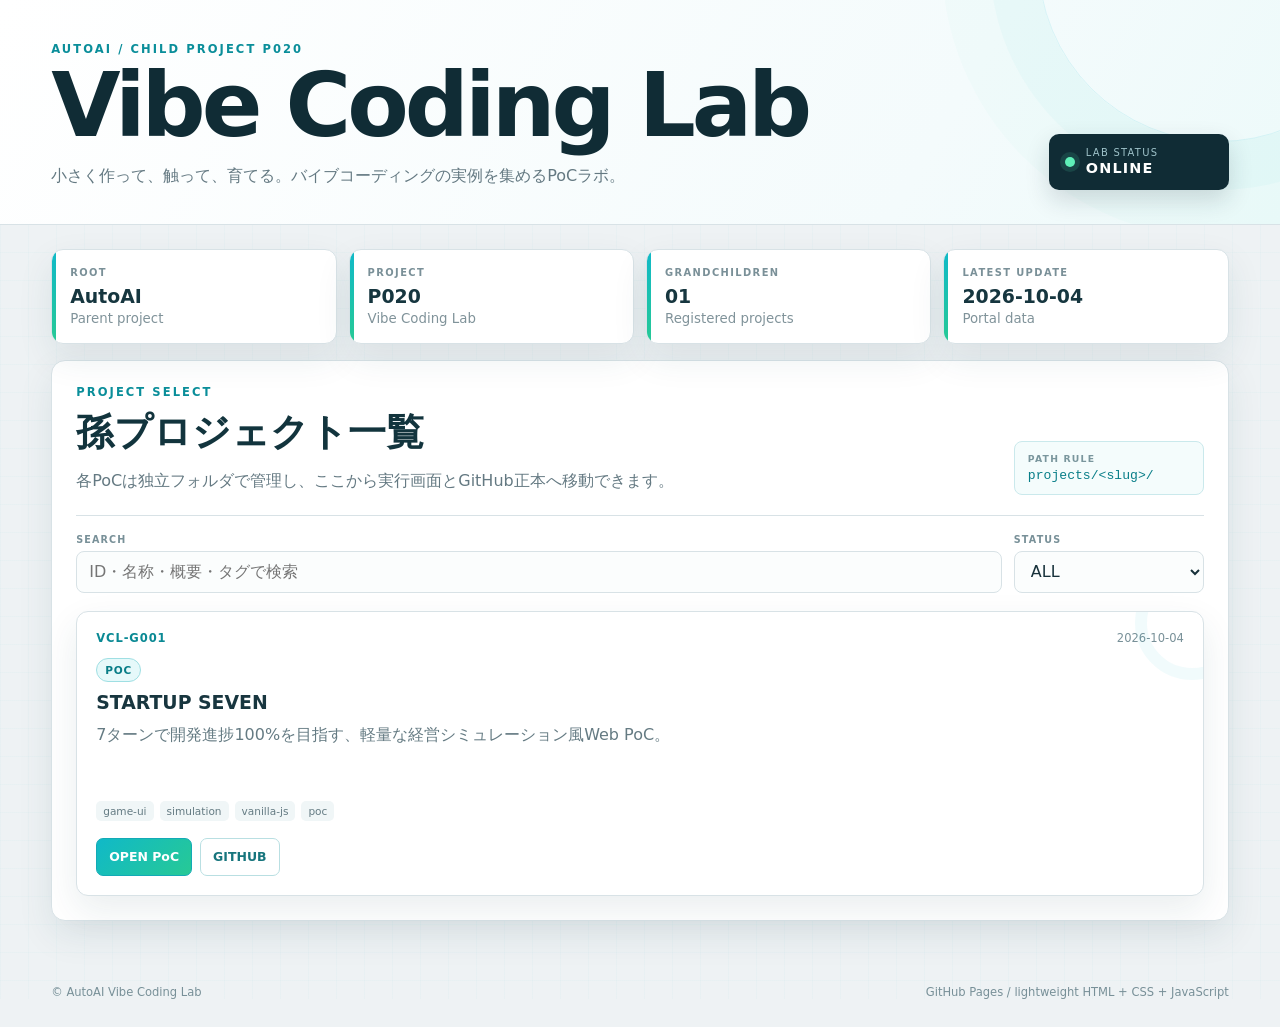
<file: index.html>
<!doctype html>
<html lang="ja">
<head>
  <meta charset="utf-8">
  <meta name="viewport" content="width=device-width,initial-scale=1">
  <meta name="description" content="AutoAI Vibe Coding Lab - バイブコーディングで作る小規模Webサイト／ミニWebアプリのPoCポータル">
  <title>【AutoAI】Vibe Coding Lab</title>
  <link rel="stylesheet" href="styles.css">
</head>
<body>
  <header class="lab-header">
    <div class="lab-header__inner">
      <div>
        <p class="eyebrow">AUTOAI / CHILD PROJECT P020</p>
        <h1>Vibe Coding Lab</h1>
        <p class="lead">小さく作って、触って、育てる。バイブコーディングの実例を集めるPoCラボ。</p>
      </div>
      <div class="system-chip" aria-label="Lab status">
        <span class="system-chip__lamp" aria-hidden="true"></span>
        <span>
          <small>LAB STATUS</small>
          <strong>ONLINE</strong>
        </span>
      </div>
    </div>
  </header>

  <main class="lab-main">
    <section class="status-grid" aria-label="Lab summary">
      <article class="status-card">
        <span>ROOT</span>
        <strong>AutoAI</strong>
        <small>Parent project</small>
      </article>
      <article class="status-card">
        <span>PROJECT</span>
        <strong>P020</strong>
        <small>Vibe Coding Lab</small>
      </article>
      <article class="status-card">
        <span>GRANDCHILDREN</span>
        <strong id="projectCount">00</strong>
        <small>Registered projects</small>
      </article>
      <article class="status-card">
        <span>LATEST UPDATE</span>
        <strong id="latestUpdate">—</strong>
        <small>Portal data</small>
      </article>
    </section>

    <section class="mission-panel" aria-labelledby="projectsTitle">
      <div class="panel-heading">
        <div>
          <p class="eyebrow">PROJECT SELECT</p>
          <h2 id="projectsTitle">孫プロジェクト一覧</h2>
          <p class="panel-description">各PoCは独立フォルダで管理し、ここから実行画面とGitHub正本へ移動できます。</p>
        </div>
        <div class="panel-rule">
          <span>PATH RULE</span>
          <code>projects/&lt;slug&gt;/</code>
        </div>
      </div>

      <div class="project-tools" aria-label="Project filters">
        <label class="search-box">
          <span>SEARCH</span>
          <input id="projectSearch" type="search" placeholder="ID・名称・概要・タグで検索" autocomplete="off">
        </label>
        <label class="filter-box">
          <span>STATUS</span>
          <select id="statusFilter">
            <option value="">ALL</option>
          </select>
        </label>
      </div>

      <div id="projectGrid" class="project-grid" aria-live="polite"></div>
    </section>
  </main>

  <footer>
    <span>© AutoAI Vibe Coding Lab</span>
    <span>GitHub Pages / lightweight HTML + CSS + JavaScript</span>
  </footer>

  <script src="app.js"></script>
</body>
</html>
</file>
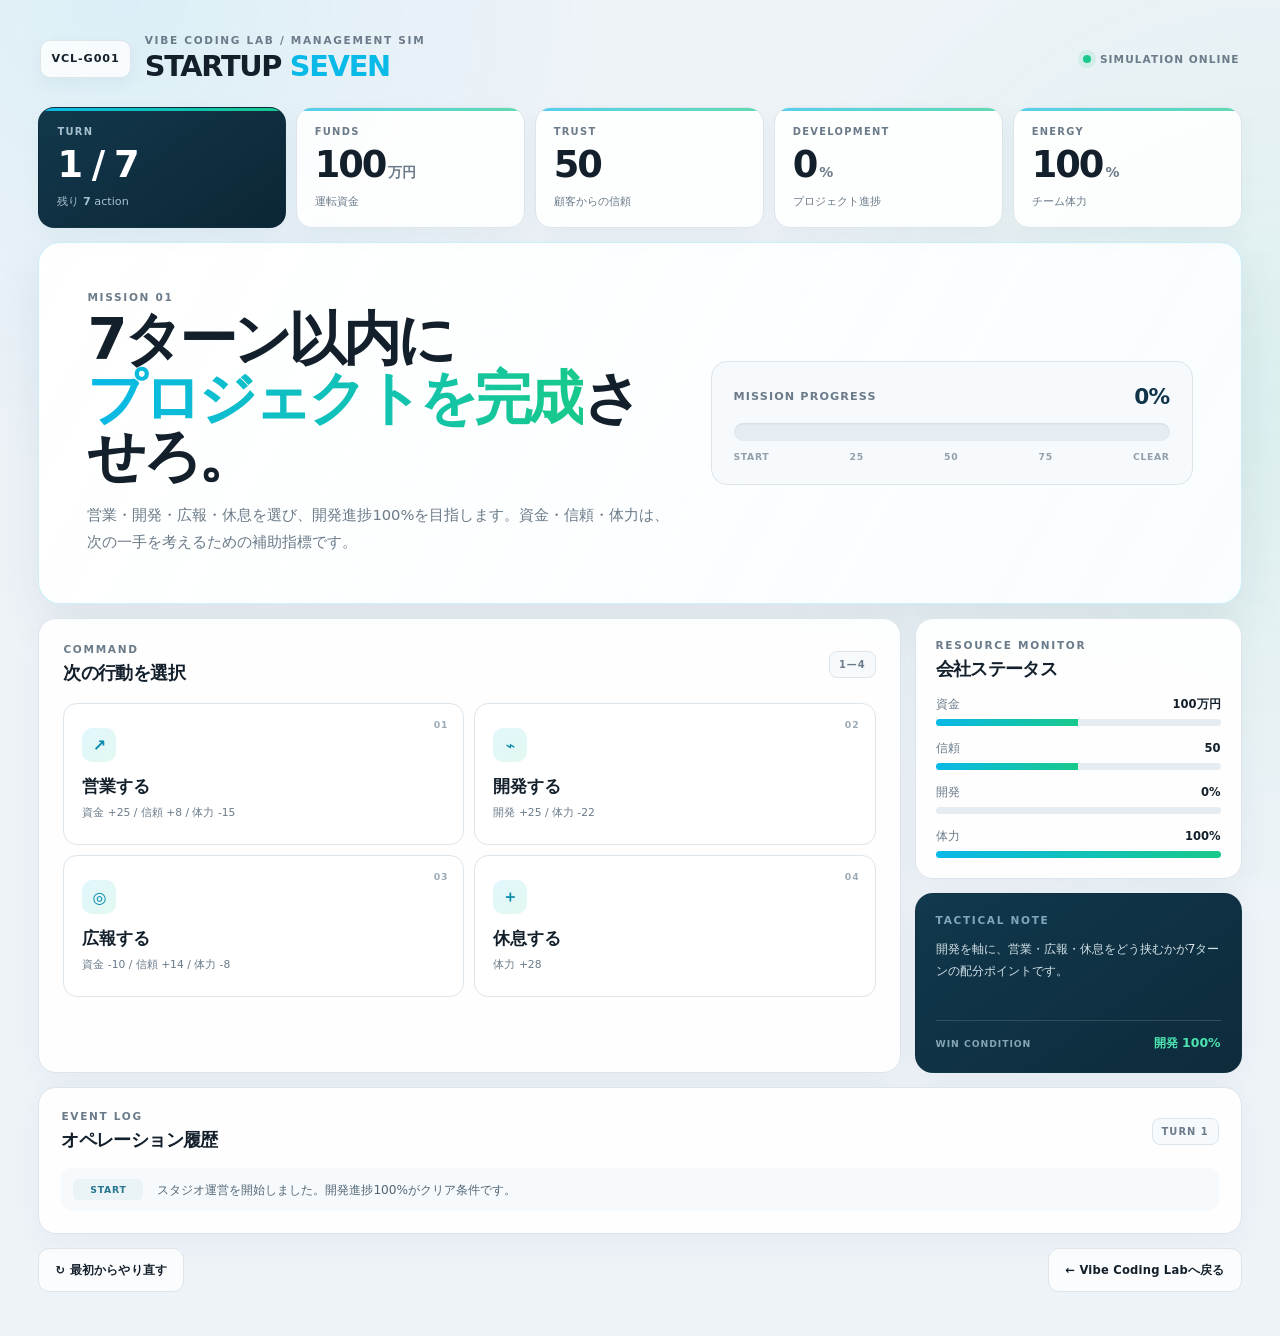
<file: projects/sample1/index.html>
<!doctype html>
<html lang="ja">
<head>
  <meta charset="utf-8">
  <meta name="viewport" content="width=device-width,initial-scale=1">
  <meta name="description" content="STARTUP SEVEN - 7ターンで開発スタジオを成長させる軽量経営シミュレーションPoC">
  <meta name="theme-color" content="#eef3f8">
  <title>STARTUP SEVEN | Vibe Coding Lab</title>
  <link rel="stylesheet" href="style.css">
</head>
<body>
  <div class="app-shell">
    <header class="topbar">
      <div class="identity">
        <a class="lab-link" href="../../" aria-label="Vibe Coding Labへ戻る">VCL-G001</a>
        <div>
          <p class="overline">VIBE CODING LAB / MANAGEMENT SIM</p>
          <h1>STARTUP <span>SEVEN</span></h1>
        </div>
      </div>
      <div class="system-status" aria-label="システム状態">
        <span class="status-dot" aria-hidden="true"></span>
        <span>SIMULATION ONLINE</span>
      </div>
    </header>

    <main>
      <section class="hud" aria-label="現在のステータス">
        <article class="hud-card">
          <span class="hud-label">TURN</span>
          <strong id="turnValue">1 / 7</strong>
          <small>残り <b id="turnRemain">7</b> action</small>
        </article>
        <article class="hud-card" data-metric="money">
          <span class="hud-label">FUNDS</span>
          <strong><span id="moneyValue">100</span><em>万円</em></strong>
          <small>運転資金</small>
        </article>
        <article class="hud-card" data-metric="trust">
          <span class="hud-label">TRUST</span>
          <strong id="trustValue">50</strong>
          <small>顧客からの信頼</small>
        </article>
        <article class="hud-card" data-metric="progress">
          <span class="hud-label">DEVELOPMENT</span>
          <strong><span id="progressValue">0</span><em>%</em></strong>
          <small>プロジェクト進捗</small>
        </article>
        <article class="hud-card" data-metric="energy">
          <span class="hud-label">ENERGY</span>
          <strong><span id="energyValue">100</span><em>%</em></strong>
          <small>チーム体力</small>
        </article>
      </section>

      <section class="mission-panel">
        <div class="mission-copy">
          <p class="eyebrow">MISSION 01</p>
          <h2>7ターン以内に<br><span>プロジェクトを完成</span>させろ。</h2>
          <p>営業・開発・広報・休息を選び、開発進捗100%を目指します。資金・信頼・体力は、次の一手を考えるための補助指標です。</p>
        </div>
        <div class="mission-progress">
          <div class="progress-head">
            <span>MISSION PROGRESS</span>
            <b id="missionPercent">0%</b>
          </div>
          <div class="progress-track" role="progressbar" aria-label="開発進捗" aria-valuemin="0" aria-valuemax="100" aria-valuenow="0" id="missionBar">
            <span id="missionFill"></span>
          </div>
          <div class="milestones" aria-hidden="true">
            <span>START</span><span>25</span><span>50</span><span>75</span><span>CLEAR</span>
          </div>
        </div>
      </section>

      <div class="game-grid">
        <section class="panel command-panel" aria-labelledby="commandTitle">
          <div class="panel-heading">
            <div>
              <p class="eyebrow">COMMAND</p>
              <h2 id="commandTitle">次の行動を選択</h2>
            </div>
            <span class="key-hint">1—4</span>
          </div>

          <div class="command-grid">
            <button class="command" type="button" data-action="sales">
              <span class="command-key">01</span>
              <span class="command-icon" aria-hidden="true">↗</span>
              <strong>営業する</strong>
              <small>資金 +25 / 信頼 +8 / 体力 -15</small>
            </button>
            <button class="command" type="button" data-action="develop">
              <span class="command-key">02</span>
              <span class="command-icon" aria-hidden="true">⌁</span>
              <strong>開発する</strong>
              <small>開発 +25 / 体力 -22</small>
            </button>
            <button class="command" type="button" data-action="promote">
              <span class="command-key">03</span>
              <span class="command-icon" aria-hidden="true">◎</span>
              <strong>広報する</strong>
              <small>資金 -10 / 信頼 +14 / 体力 -8</small>
            </button>
            <button class="command" type="button" data-action="rest">
              <span class="command-key">04</span>
              <span class="command-icon" aria-hidden="true">＋</span>
              <strong>休息する</strong>
              <small>体力 +28</small>
            </button>
          </div>
        </section>

        <aside class="side-stack">
          <section class="panel resource-panel" aria-labelledby="resourceTitle">
            <div class="panel-heading compact">
              <div>
                <p class="eyebrow">RESOURCE MONITOR</p>
                <h2 id="resourceTitle">会社ステータス</h2>
              </div>
            </div>

            <div class="resource">
              <div><span>資金</span><b id="moneyGaugeText">100万円</b></div>
              <div class="mini-track"><span id="moneyGauge"></span></div>
            </div>
            <div class="resource">
              <div><span>信頼</span><b id="trustGaugeText">50</b></div>
              <div class="mini-track"><span id="trustGauge"></span></div>
            </div>
            <div class="resource">
              <div><span>開発</span><b id="progressGaugeText">0%</b></div>
              <div class="mini-track"><span id="progressGauge"></span></div>
            </div>
            <div class="resource">
              <div><span>体力</span><b id="energyGaugeText">100%</b></div>
              <div class="mini-track"><span id="energyGauge"></span></div>
            </div>
          </section>

          <section class="panel tactical-panel">
            <p class="eyebrow">TACTICAL NOTE</p>
            <p id="tacticalText">まずは開発を進めるか、営業で資金と信頼を確保するか。7ターンの配分が勝負です。</p>
            <div class="clear-chip"><span>WIN CONDITION</span><b>開発 100%</b></div>
          </section>
        </aside>

        <section class="panel log-panel" aria-labelledby="logTitle">
          <div class="panel-heading compact">
            <div>
              <p class="eyebrow">EVENT LOG</p>
              <h2 id="logTitle">オペレーション履歴</h2>
            </div>
            <span id="phaseBadge" class="phase-badge">TURN 1</span>
          </div>
          <ol id="eventLog" class="event-log" aria-live="polite">
            <li>
              <span class="log-turn">START</span>
              <p>スタジオ運営を開始しました。開発進捗100%がクリア条件です。</p>
            </li>
          </ol>
        </section>
      </div>

      <section class="footer-actions">
        <button id="resetButton" class="secondary-button" type="button">↻ 最初からやり直す</button>
        <a href="../../" class="secondary-button">← Vibe Coding Labへ戻る</a>
      </section>
    </main>
  </div>

  <div class="result-overlay" id="resultOverlay" hidden>
    <section class="result-card" role="dialog" aria-modal="true" aria-labelledby="resultTitle">
      <p class="eyebrow">SIMULATION RESULT</p>
      <div class="result-mark" id="resultMark">CLEAR</div>
      <h2 id="resultTitle">プロジェクト完成！</h2>
      <p id="resultMessage"></p>
      <div class="result-stats">
        <div><span>FUNDS</span><b id="resultMoney"></b></div>
        <div><span>TRUST</span><b id="resultTrust"></b></div>
        <div><span>DEVELOPMENT</span><b id="resultProgress"></b></div>
        <div><span>ENERGY</span><b id="resultEnergy"></b></div>
      </div>
      <button id="resultResetButton" class="primary-button" type="button">もう一度プレイ</button>
    </section>
  </div>

  <script src="app.js"></script>
</body>
</html>
</file>
<file: styles.css>
:root{
  font-family:Inter,ui-sans-serif,system-ui,-apple-system,BlinkMacSystemFont,"Segoe UI",sans-serif;
  color:#17313a;
  background:#eef2f4;
  --bg:#eef2f4;
  --panel:#ffffff;
  --ink:#17313a;
  --muted:#647982;
  --line:#d8e2e6;
  --accent:#10b9c8;
  --accent-2:#27c995;
  --accent-soft:#e6f9fa;
  --shadow:0 14px 36px rgba(27,63,75,.09);
}
*{box-sizing:border-box}
body{margin:0;min-height:100vh;background:
  linear-gradient(90deg,rgba(16,185,200,.025) 1px,transparent 1px),
  linear-gradient(rgba(16,185,200,.025) 1px,transparent 1px),
  var(--bg);background-size:28px 28px}
a{color:inherit}
.lab-header{
  background:linear-gradient(120deg,#fff 0%,#f4fbfc 72%,#edfafa 100%);
  border-bottom:1px solid var(--line);
  position:relative;
  overflow:hidden;
}
.lab-header:after{
  content:"";position:absolute;width:360px;height:360px;border:1px solid rgba(16,185,200,.12);
  border-radius:50%;right:-120px;top:-220px;box-shadow:0 0 0 48px rgba(16,185,200,.035),0 0 0 96px rgba(39,201,149,.025);
}
.lab-header__inner{
  width:min(1180px,92vw);margin:0 auto;padding:42px 0 34px;
  display:flex;align-items:flex-end;justify-content:space-between;gap:28px;position:relative;z-index:1;
}
.eyebrow{margin:0 0 8px;color:#0a8e9a;font-size:.72rem;font-weight:900;letter-spacing:.18em}
h1{margin:0;font-size:clamp(2.5rem,7vw,5.6rem);line-height:.92;letter-spacing:-.045em;color:#102c35}
.lead{max-width:720px;margin:16px 0 0;color:var(--muted);line-height:1.75}
.system-chip{
  min-width:180px;display:flex;align-items:center;gap:11px;padding:13px 16px;background:#102c35;color:white;
  border-radius:10px;box-shadow:0 10px 24px rgba(16,44,53,.16)
}
.system-chip__lamp{width:10px;height:10px;border-radius:50%;background:#5ff0b8;box-shadow:0 0 0 5px rgba(95,240,184,.12)}
.system-chip small{display:block;color:#9fc3ca;font-size:.62rem;letter-spacing:.13em}
.system-chip strong{font-size:.9rem;letter-spacing:.08em}
.lab-main{width:min(1180px,92vw);margin:24px auto 64px}
.status-grid{display:grid;grid-template-columns:repeat(4,1fr);gap:12px}
.status-card,.mission-panel,.project-card{background:var(--panel);border:1px solid var(--line);box-shadow:var(--shadow)}
.status-card{position:relative;padding:17px 18px;border-radius:12px;overflow:hidden}
.status-card:before{content:"";position:absolute;left:0;top:0;width:4px;height:100%;background:linear-gradient(var(--accent),var(--accent-2))}
.status-card>span{display:block;font-size:.62rem;font-weight:900;letter-spacing:.14em;color:#7a9098}
.status-card strong{display:block;margin-top:7px;font-size:1.18rem;color:#16363f}
.status-card small{display:block;margin-top:4px;color:#80939a}
.mission-panel{margin-top:16px;padding:24px;border-radius:14px}
.panel-heading{display:flex;justify-content:space-between;align-items:flex-end;gap:24px;padding-bottom:20px;border-bottom:1px solid var(--line)}
.panel-heading h2{margin:0;font-size:clamp(1.7rem,4vw,2.4rem);color:#12343d}
.panel-description{max-width:680px;margin:9px 0 0;color:var(--muted);line-height:1.7}
.panel-rule{min-width:190px;padding:11px 13px;border:1px solid #cae9ec;background:#f4fcfc;border-radius:8px}
.panel-rule span{display:block;font-size:.58rem;font-weight:900;letter-spacing:.13em;color:#7a969d}
.panel-rule code{display:block;margin-top:4px;color:#087e88;font-size:.82rem}
.project-tools{display:grid;grid-template-columns:minmax(0,1fr) 190px;gap:12px;margin:18px 0}
.project-tools label{display:block}
.project-tools label>span{display:block;margin:0 0 6px;font-size:.6rem;font-weight:900;letter-spacing:.12em;color:#789098}
.project-tools input,.project-tools select{
  width:100%;height:42px;border:1px solid var(--line);border-radius:8px;background:#fbfdfd;color:var(--ink);
  padding:0 12px;font:inherit;outline:none
}
.project-tools input:focus,.project-tools select:focus{border-color:var(--accent);box-shadow:0 0 0 3px rgba(16,185,200,.1)}
.project-grid{display:grid;grid-template-columns:repeat(auto-fit,minmax(275px,1fr));gap:14px}
.project-card{position:relative;padding:19px;border-radius:12px;overflow:hidden;transition:transform .18s,border-color .18s,box-shadow .18s}
.project-card:hover{transform:translateY(-2px);border-color:#a7dfe3;box-shadow:0 17px 38px rgba(27,63,75,.13)}
.project-card:after{content:"";position:absolute;width:90px;height:90px;right:-46px;top:-46px;border-radius:50%;border:12px solid rgba(16,185,200,.055)}
.project-meta{display:flex;justify-content:space-between;gap:16px;color:#789098;font-size:.72rem}
.project-id{font-weight:900;color:#0a8994;letter-spacing:.08em}
.status{display:inline-flex;margin:13px 0 9px;padding:5px 8px;border:1px solid #9fdfe3;border-radius:999px;background:var(--accent-soft);color:#087d87;font-size:.66rem;font-weight:900;letter-spacing:.08em;text-transform:uppercase}
.status[data-status="published"]{background:#e8fbf3;border-color:#a5e5c9;color:#167957}
.status[data-status="review"]{background:#fff8df;border-color:#f0dda0;color:#8a6a10}
.status[data-status="hold"],.status[data-status="archived"]{background:#f1f3f4;border-color:#d8dddf;color:#68787e}
.project-card h3{margin:0;font-size:1.18rem;color:#18363f}
.project-card p{margin:9px 0 0;min-height:66px;color:#657b83;line-height:1.65}
.tags{display:flex;flex-wrap:wrap;gap:6px;margin-top:13px}
.tag{padding:4px 7px;border-radius:5px;background:#f0f6f7;color:#647b83;font-size:.66rem}
.actions{display:flex;flex-wrap:wrap;gap:8px;margin-top:17px}
.actions a{
  display:inline-flex;align-items:center;justify-content:center;min-height:38px;padding:8px 12px;border:1px solid #b9dfe2;
  border-radius:7px;text-decoration:none;font-size:.78rem;font-weight:900;color:#17757d;background:#fff
}
.actions a.primary{border-color:#13aab6;background:linear-gradient(135deg,#10b9c8,#27c995);color:#fff}
.actions a:hover{filter:brightness(.98)}
.empty{grid-column:1/-1;padding:38px 24px;border:1px dashed #bed5d9;border-radius:10px;text-align:center;color:#748b93;background:#f9fbfb}
.empty strong{display:block;margin-bottom:5px;color:#41616a}
footer{
  width:min(1180px,92vw);margin:0 auto 28px;display:flex;justify-content:space-between;gap:16px;
  color:#789098;font-size:.72rem
}
@media(max-width:820px){
  .lab-header__inner,.panel-heading{display:block}
  .system-chip{margin-top:22px;width:max-content}
  .status-grid{grid-template-columns:repeat(2,1fr)}
  .panel-rule{margin-top:14px;width:max-content}
}
@media(max-width:560px){
  .status-grid,.project-tools{grid-template-columns:1fr}
  .lab-header__inner{padding-top:32px}
  .mission-panel{padding:18px}
  footer{display:block;line-height:1.8}
}
</file>
<file: projects/sample1/style.css>
:root{
  --bg:#eef3f8;
  --surface:#ffffff;
  --surface-2:#f7fafc;
  --ink:#13202b;
  --muted:#6b7b89;
  --line:#dce5ec;
  --cyan:#09b9e8;
  --emerald:#18c98b;
  --deep:#103449;
  --danger:#e65a73;
  --shadow:0 18px 48px rgba(34,70,94,.09);
  font-family:Inter,ui-sans-serif,system-ui,-apple-system,BlinkMacSystemFont,"Segoe UI","Noto Sans JP",sans-serif;
  color:var(--ink);
  background:var(--bg);
}
*{box-sizing:border-box}
html{min-width:320px;background:var(--bg)}
body{margin:0;min-height:100vh;background:
  radial-gradient(circle at 10% 0%,rgba(9,185,232,.08),transparent 30rem),
  radial-gradient(circle at 100% 30%,rgba(24,201,139,.08),transparent 34rem),
  var(--bg)}
button,a{font:inherit}
button{color:inherit}
a{color:inherit;text-decoration:none}
button:focus-visible,a:focus-visible{outline:3px solid rgba(9,185,232,.35);outline-offset:3px}
[hidden]{display:none!important}
.app-shell{width:min(1440px,100%);margin:0 auto;padding:24px clamp(16px,3vw,40px) 44px}
.topbar{display:flex;justify-content:space-between;align-items:center;gap:24px;padding:10px 2px 24px}
.identity{display:flex;align-items:center;gap:14px}
.lab-link{display:grid;place-items:center;min-width:72px;height:38px;padding:0 10px;border:1px solid var(--line);border-radius:10px;background:rgba(255,255,255,.78);font-size:.7rem;font-weight:800;letter-spacing:.08em;box-shadow:0 6px 16px rgba(34,70,94,.05)}
.overline,.eyebrow{margin:0;color:var(--muted);font-size:.66rem;font-weight:800;letter-spacing:.16em}
.identity h1{margin:3px 0 0;font-size:clamp(1.2rem,2.3vw,1.8rem);letter-spacing:-.045em}
.identity h1 span{color:var(--cyan)}
.system-status{display:flex;align-items:center;gap:9px;color:var(--muted);font-size:.66rem;font-weight:800;letter-spacing:.1em}
.status-dot{width:8px;height:8px;border-radius:50%;background:var(--emerald);box-shadow:0 0 0 5px rgba(24,201,139,.11)}
.hud{display:grid;grid-template-columns:1.08fr repeat(4,1fr);gap:10px;margin-bottom:14px}
.hud-card{position:relative;overflow:hidden;min-height:116px;padding:18px;border:1px solid var(--line);border-radius:16px;background:rgba(255,255,255,.9);box-shadow:0 8px 24px rgba(34,70,94,.04);transition:transform .16s ease,box-shadow .16s ease}
.hud-card:before{content:"";position:absolute;left:0;right:0;top:0;height:3px;background:linear-gradient(90deg,var(--cyan),var(--emerald));opacity:.68}
.hud-card:first-child{background:linear-gradient(145deg,#12384b,#0c2636);color:#fff;border-color:transparent}
.hud-card:first-child:before{opacity:1}
.hud-label{display:block;color:var(--muted);font-size:.62rem;font-weight:800;letter-spacing:.13em}
.hud-card:first-child .hud-label,.hud-card:first-child small{color:#a7c0ce}
.hud-card strong{display:block;margin-top:10px;font-size:clamp(1.65rem,3vw,2.3rem);line-height:1;letter-spacing:-.055em;font-variant-numeric:tabular-nums}
.hud-card strong em{margin-left:3px;font-size:.38em;font-style:normal;letter-spacing:0;color:var(--muted)}
.hud-card small{display:block;margin-top:10px;color:var(--muted);font-size:.7rem}
.hud-card small b{color:inherit}
.hud-card.metric-pop{animation:metricPop .38s ease}
@keyframes metricPop{35%{transform:translateY(-4px);box-shadow:0 16px 30px rgba(9,185,232,.13)}}
.mission-panel{display:grid;grid-template-columns:minmax(0,1.1fr) minmax(320px,.9fr);gap:34px;align-items:center;padding:clamp(24px,4vw,48px);border:1px solid rgba(9,185,232,.2);border-radius:22px;background:
  linear-gradient(120deg,rgba(255,255,255,.96),rgba(249,253,255,.9)),
  var(--surface);box-shadow:var(--shadow)}
.mission-copy h2{margin:8px 0 14px;font-size:clamp(2rem,4.5vw,4rem);line-height:1.02;letter-spacing:-.065em}
.mission-copy h2 span{background:linear-gradient(90deg,var(--cyan),var(--emerald));background-clip:text;-webkit-background-clip:text;color:transparent}
.mission-copy>p:last-child{max-width:710px;margin:0;color:var(--muted);font-size:.92rem;line-height:1.85}
.mission-progress{padding:22px;border:1px solid var(--line);border-radius:16px;background:var(--surface-2)}
.progress-head{display:flex;justify-content:space-between;align-items:center;margin-bottom:14px;color:var(--muted);font-size:.7rem;font-weight:800;letter-spacing:.1em}
.progress-head b{color:var(--deep);font-size:1.35rem;letter-spacing:-.03em}
.progress-track,.mini-track{position:relative;overflow:hidden;background:#e5edf2}
.progress-track{height:18px;border-radius:999px;box-shadow:inset 0 1px 2px rgba(19,32,43,.08)}
.progress-track span,.mini-track span{display:block;width:0;height:100%;background:linear-gradient(90deg,var(--cyan),var(--emerald));transition:width .48s cubic-bezier(.22,1,.36,1)}
.progress-track span{border-radius:inherit;box-shadow:0 0 18px rgba(9,185,232,.24)}
.milestones{display:flex;justify-content:space-between;margin-top:10px;color:#91a0ab;font-size:.58rem;font-weight:800;letter-spacing:.07em}
.game-grid{display:grid;grid-template-columns:minmax(0,1.45fr) minmax(285px,.55fr);gap:14px;margin-top:14px}
.panel{border:1px solid var(--line);border-radius:18px;background:rgba(255,255,255,.94);box-shadow:0 8px 30px rgba(34,70,94,.05)}
.command-panel{padding:24px}
.panel-heading{display:flex;justify-content:space-between;align-items:center;gap:20px;margin-bottom:18px}
.panel-heading.compact{margin-bottom:16px}
.panel-heading h2{margin:5px 0 0;font-size:1.15rem;letter-spacing:-.035em}
.key-hint,.phase-badge{padding:7px 9px;border:1px solid var(--line);border-radius:8px;background:var(--surface-2);color:var(--muted);font-size:.62rem;font-weight:800;letter-spacing:.1em}
.command-grid{display:grid;grid-template-columns:repeat(2,minmax(0,1fr));gap:10px}
.command{position:relative;min-height:142px;padding:18px;text-align:left;border:1px solid var(--line);border-radius:14px;background:var(--surface);cursor:pointer;transition:transform .12s ease,border-color .12s ease,box-shadow .12s ease}
.command:hover:not(:disabled){transform:translateY(-3px);border-color:rgba(9,185,232,.45);box-shadow:0 12px 24px rgba(34,70,94,.08)}
.command:active:not(:disabled){transform:scale(.985)}
.command:disabled{cursor:not-allowed;opacity:.52}
.command-key{position:absolute;top:15px;right:15px;color:#9aabb6;font-size:.58rem;font-weight:800;letter-spacing:.1em}
.command-icon{display:grid;place-items:center;width:34px;height:34px;border-radius:10px;background:linear-gradient(135deg,rgba(9,185,232,.12),rgba(24,201,139,.12));color:#0789ac;font-weight:900}
.command strong{display:block;margin-top:14px;font-size:1.04rem}
.command small{display:block;margin-top:7px;color:var(--muted);font-size:.67rem;line-height:1.45}
.side-stack{display:grid;gap:14px}
.resource-panel,.tactical-panel{padding:20px}
.resource{margin-top:15px}
.resource>div:first-child{display:flex;justify-content:space-between;gap:12px;margin-bottom:7px;font-size:.72rem}
.resource span{color:var(--muted)}
.resource b{font-variant-numeric:tabular-nums}
.mini-track{height:7px;border-radius:999px}
.tactical-panel{background:linear-gradient(145deg,#11384c,#0d2b3b);color:#fff;border-color:transparent}
.tactical-panel .eyebrow{color:#80a7ba}
.tactical-panel>p:nth-child(2){min-height:64px;margin:12px 0 18px;color:#d3e1e7;font-size:.78rem;line-height:1.7}
.clear-chip{display:flex;justify-content:space-between;align-items:center;gap:12px;padding-top:14px;border-top:1px solid rgba(255,255,255,.14)}
.clear-chip span{color:#84a5b4;font-size:.58rem;font-weight:800;letter-spacing:.1em}
.clear-chip b{color:#4ce3b0;font-size:.78rem}
.log-panel{grid-column:1/-1;padding:22px}
.event-log{list-style:none;display:grid;gap:8px;margin:0;padding:0}
.event-log li{display:grid;grid-template-columns:70px 1fr;gap:14px;align-items:start;padding:11px 12px;border-radius:10px;background:var(--surface-2);animation:logIn .28s ease}
.log-turn{display:inline-flex;justify-content:center;padding:5px 7px;border-radius:6px;background:#eaf4f7;color:#24758e;font-size:.58rem;font-weight:900;letter-spacing:.08em}
.event-log p{margin:2px 0 0;color:#536675;font-size:.76rem;line-height:1.5}
@keyframes logIn{from{opacity:0;transform:translateY(-5px)}}
.footer-actions{display:flex;justify-content:space-between;gap:12px;margin-top:14px}
.secondary-button,.primary-button{display:inline-flex;align-items:center;justify-content:center;min-height:44px;padding:0 16px;border-radius:11px;font-size:.72rem;font-weight:800;letter-spacing:.02em;cursor:pointer;transition:transform .12s ease,box-shadow .12s ease}
.secondary-button{border:1px solid var(--line);background:rgba(255,255,255,.75)}
.secondary-button:hover{box-shadow:0 9px 20px rgba(34,70,94,.08)}
.secondary-button:active,.primary-button:active{transform:scale(.98)}
.primary-button{border:0;background:linear-gradient(90deg,var(--cyan),var(--emerald));color:#fff;box-shadow:0 12px 26px rgba(9,185,232,.2)}
.result-overlay{position:fixed;z-index:50;inset:0;display:grid;place-items:center;padding:18px;background:rgba(8,24,34,.62);backdrop-filter:blur(8px)}
.result-card{width:min(590px,100%);padding:clamp(26px,5vw,46px);border:1px solid rgba(255,255,255,.2);border-radius:22px;background:#fff;box-shadow:0 30px 100px rgba(0,0,0,.25);text-align:center;animation:resultIn .32s cubic-bezier(.22,1,.36,1)}
@keyframes resultIn{from{opacity:0;transform:translateY(14px) scale(.97)}}
.result-mark{display:inline-flex;margin:12px auto 8px;padding:8px 14px;border-radius:999px;background:rgba(24,201,139,.12);color:#0b9d6a;font-size:.72rem;font-weight:900;letter-spacing:.15em}
.result-card.fail .result-mark{background:rgba(230,90,115,.12);color:var(--danger)}
.result-card h2{margin:12px 0 8px;font-size:clamp(1.8rem,4vw,2.7rem);letter-spacing:-.05em}
.result-card>p:not(.eyebrow){margin:0 auto 24px;max-width:450px;color:var(--muted);font-size:.84rem;line-height:1.7}
.result-stats{display:grid;grid-template-columns:repeat(4,1fr);gap:7px;margin:22px 0}
.result-stats div{padding:13px 8px;border:1px solid var(--line);border-radius:10px;background:var(--surface-2)}
.result-stats span{display:block;color:var(--muted);font-size:.52rem;font-weight:800;letter-spacing:.08em}
.result-stats b{display:block;margin-top:5px;font-size:.92rem}
@media(max-width:980px){
  .hud{grid-template-columns:repeat(3,1fr)}
  .hud-card:first-child{grid-column:span 1}
  .mission-panel{grid-template-columns:1fr}
  .game-grid{grid-template-columns:1fr}
  .side-stack{grid-template-columns:1fr 1fr}
  .log-panel{grid-column:1}
}
@media(max-width:640px){
  .app-shell{padding:14px 12px 28px}
  .topbar{align-items:flex-start}
  .identity{align-items:flex-start}
  .system-status{display:none}
  .overline{font-size:.56rem}
  .hud{grid-template-columns:repeat(2,1fr);gap:7px}
  .hud-card{min-height:103px;padding:14px}
  .hud-card:first-child{grid-column:1/-1;min-height:88px}
  .hud-card strong{font-size:1.75rem}
  .mission-panel{padding:24px 18px;gap:24px}
  .mission-copy h2{font-size:2.35rem}
  .mission-progress{padding:17px}
  .command-panel{padding:16px}
  .command-grid{grid-template-columns:1fr}
  .command{min-height:112px}
  .side-stack{grid-template-columns:1fr}
  .resource-panel,.tactical-panel,.log-panel{padding:16px}
  .event-log li{grid-template-columns:58px 1fr;gap:8px}
  .footer-actions{flex-direction:column}
  .secondary-button{width:100%}
  .result-stats{grid-template-columns:repeat(2,1fr)}
}
@media(prefers-reduced-motion:reduce){
  *,*:before,*:after{scroll-behavior:auto!important;animation-duration:.01ms!important;animation-iteration-count:1!important;transition-duration:.01ms!important}
}
</file>
